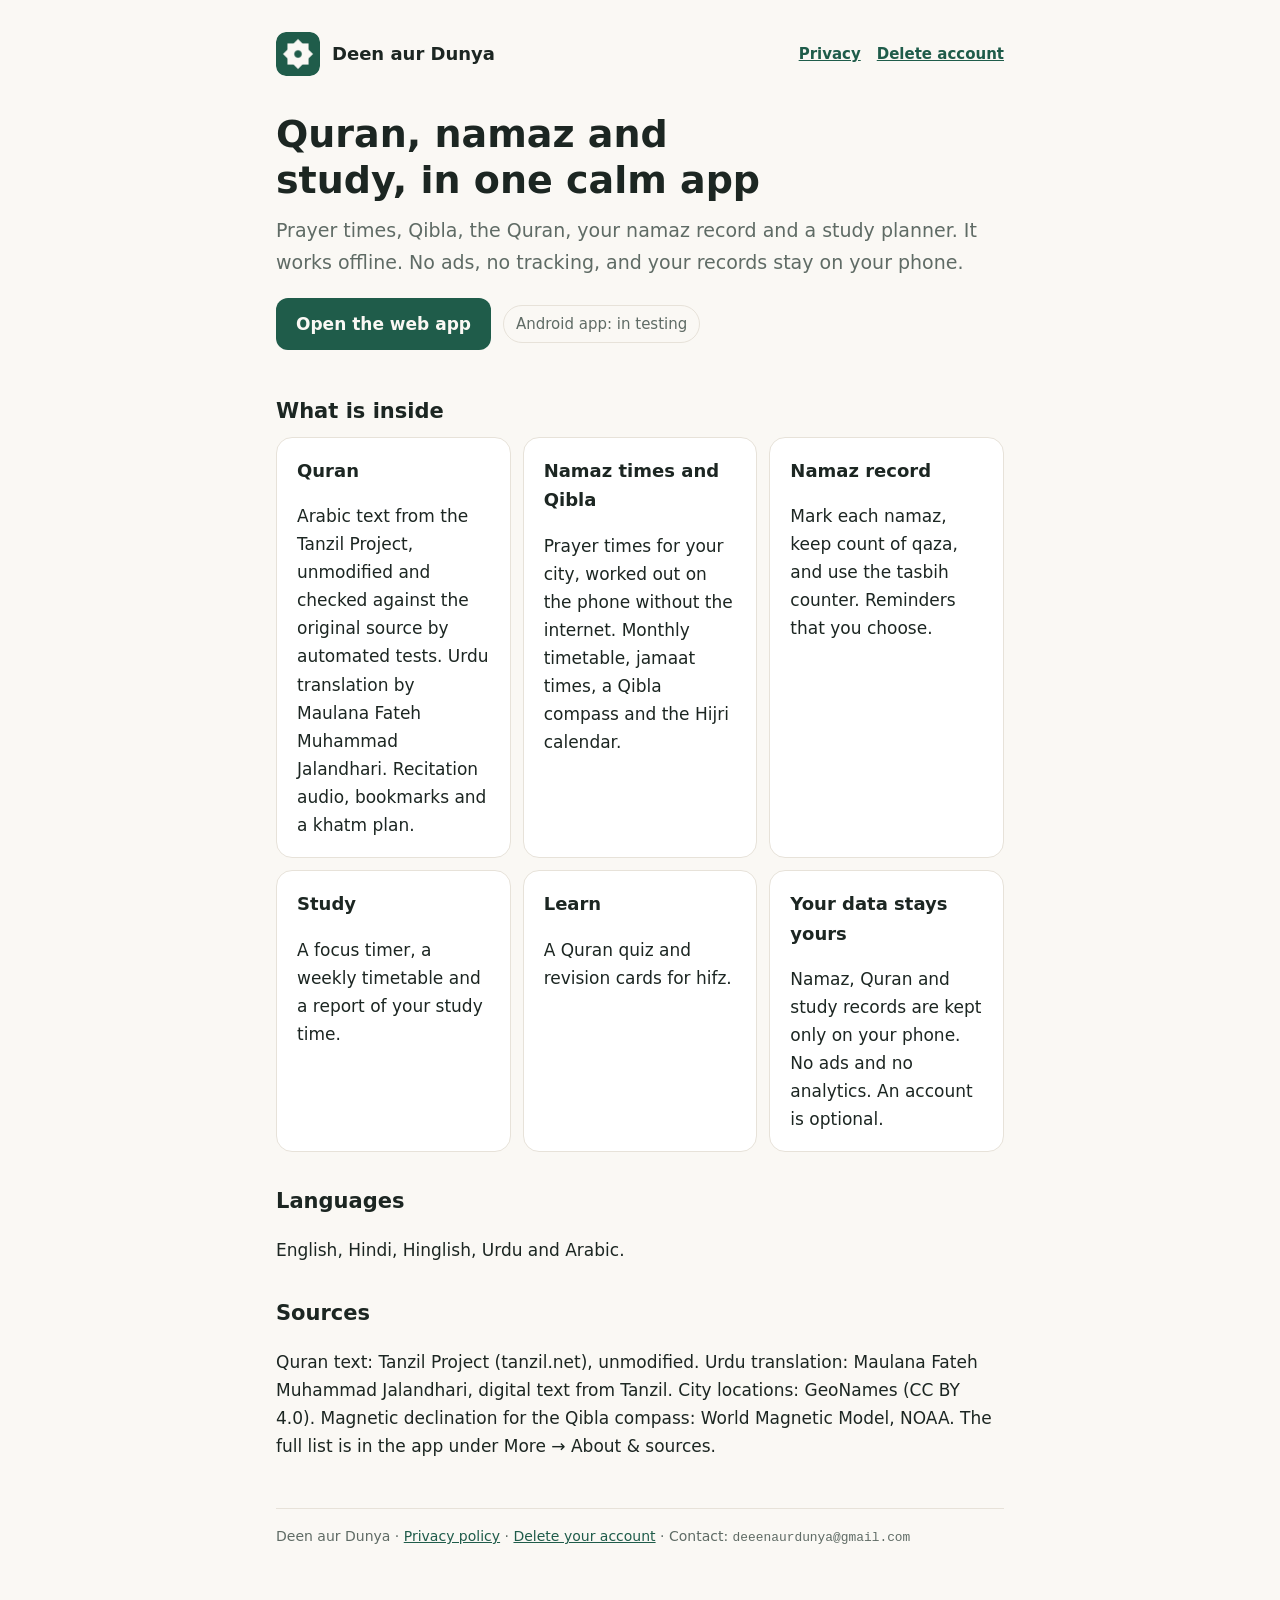
<file: about/index.html>
<!doctype html>
<html lang="en">
<head>
  <meta charset="utf-8">
  <meta http-equiv="Content-Security-Policy" content="default-src 'none'; style-src 'self'; img-src 'self'; base-uri 'none'; form-action 'none'">
  <meta name="viewport" content="width=device-width, initial-scale=1">
  <title>Deen aur Dunya — Quran, namaz and study, offline</title>
  <meta name="description" content="A calm Quran, namaz and study app. Prayer times, Qibla, namaz record and study planner work offline. No ads, no tracking: your records stay on your phone.">
  <link rel="canonical" href="https://alihaider-dev0.github.io/deen-aur-dunya-web/about/">
  <meta name="theme-color" content="#1F5C4A">
  <meta property="og:type" content="website">
  <meta property="og:site_name" content="Deen aur Dunya">
  <meta property="og:title" content="Deen aur Dunya — Quran, namaz and study, offline">
  <meta property="og:description" content="Prayer times, Qibla, Quran, namaz record and study planner in one calm app. No ads, no tracking.">
  <meta property="og:url" content="https://alihaider-dev0.github.io/deen-aur-dunya-web/about/">
  <meta property="og:image" content="https://alihaider-dev0.github.io/deen-aur-dunya-web/about/og.png">
  <meta property="og:image:width" content="1200">
  <meta property="og:image:height" content="630">
  <meta property="og:image:alt" content="Deen aur Dunya: an eight-point star on green, with the words Quran, namaz and study, offline">
  <meta name="twitter:card" content="summary_large_image">
  <link rel="stylesheet" href="site.css">
  <link rel="icon" href="icon-192.png">
  <script type="application/ld+json">
  {
    "@context": "https://schema.org",
    "@type": "SoftwareApplication",
    "name": "Deen aur Dunya",
    "url": "https://alihaider-dev0.github.io/deen-aur-dunya-web/about/",
    "image": "https://alihaider-dev0.github.io/deen-aur-dunya-web/about/og.png",
    "description": "A calm Quran, namaz and study app. Prayer times, Qibla, namaz record and study planner work offline. No ads, no tracking.",
    "applicationCategory": "LifestyleApplication",
    "operatingSystem": "Android, Web",
    "inLanguage": ["en", "hi", "ur", "ar"],
    "isAccessibleForFree": true,
    "offers": { "@type": "Offer", "price": "0", "priceCurrency": "INR" },
    "privacyPolicy": "https://alihaider-dev0.github.io/deen-aur-dunya-web/about/privacy.html"
  }
  </script>
</head>
<body>
<div class="wrap">
  <header class="site">
    <img src="icon-192.png" alt="" width="44" height="44">
    <a href="index.html">Deen aur Dunya</a>
    <nav class="site"><a href="privacy.html">Privacy</a><a href="delete-account.html">Delete account</a></nav>
  </header>

  <section class="hero">
    <h1>Quran, namaz and study, in one calm app</h1>
    <p class="lead">Prayer times, Qibla, the Quran, your namaz record and a study planner. It works offline. No ads, no tracking, and your records stay on your phone.</p>
    <p class="actions">
      <a class="button" href="../">Open the web app</a>
      <span class="badge">Android app: in testing</span>
    </p>
  </section>

  <h2>What is inside</h2>
  <div class="grid">
    <div class="card">
      <h3>Quran</h3>
      <p>Arabic text from the Tanzil Project, unmodified and checked against the original source by automated tests. Urdu translation by Maulana Fateh Muhammad Jalandhari. Recitation audio, bookmarks and a khatm plan.</p>
    </div>
    <div class="card">
      <h3>Namaz times and Qibla</h3>
      <p>Prayer times for your city, worked out on the phone without the internet. Monthly timetable, jamaat times, a Qibla compass and the Hijri calendar.</p>
    </div>
    <div class="card">
      <h3>Namaz record</h3>
      <p>Mark each namaz, keep count of qaza, and use the tasbih counter. Reminders that you choose.</p>
    </div>
    <div class="card">
      <h3>Study</h3>
      <p>A focus timer, a weekly timetable and a report of your study time.</p>
    </div>
    <div class="card">
      <h3>Learn</h3>
      <p>A Quran quiz and revision cards for hifz.</p>
    </div>
    <div class="card">
      <h3>Your data stays yours</h3>
      <p>Namaz, Quran and study records are kept only on your phone. No ads and no analytics. An account is optional.</p>
    </div>
  </div>

  <h2>Languages</h2>
  <p>English, Hindi, Hinglish, Urdu and Arabic.</p>

  <h2>Sources</h2>
  <p>Quran text: Tanzil Project (tanzil.net), unmodified. Urdu translation: Maulana Fateh Muhammad Jalandhari, digital text from Tanzil. City locations: GeoNames (CC BY 4.0). Magnetic declination for the Qibla compass: World Magnetic Model, NOAA. The full list is in the app under More → About &amp; sources.</p>

  <footer class="site">Deen aur Dunya · <a href="privacy.html">Privacy policy</a> · <a href="delete-account.html">Delete your account</a> · Contact: <span class="mono">deeenaurdunya@gmail.com</span></footer>
</div>
</body>
</html>
</file>
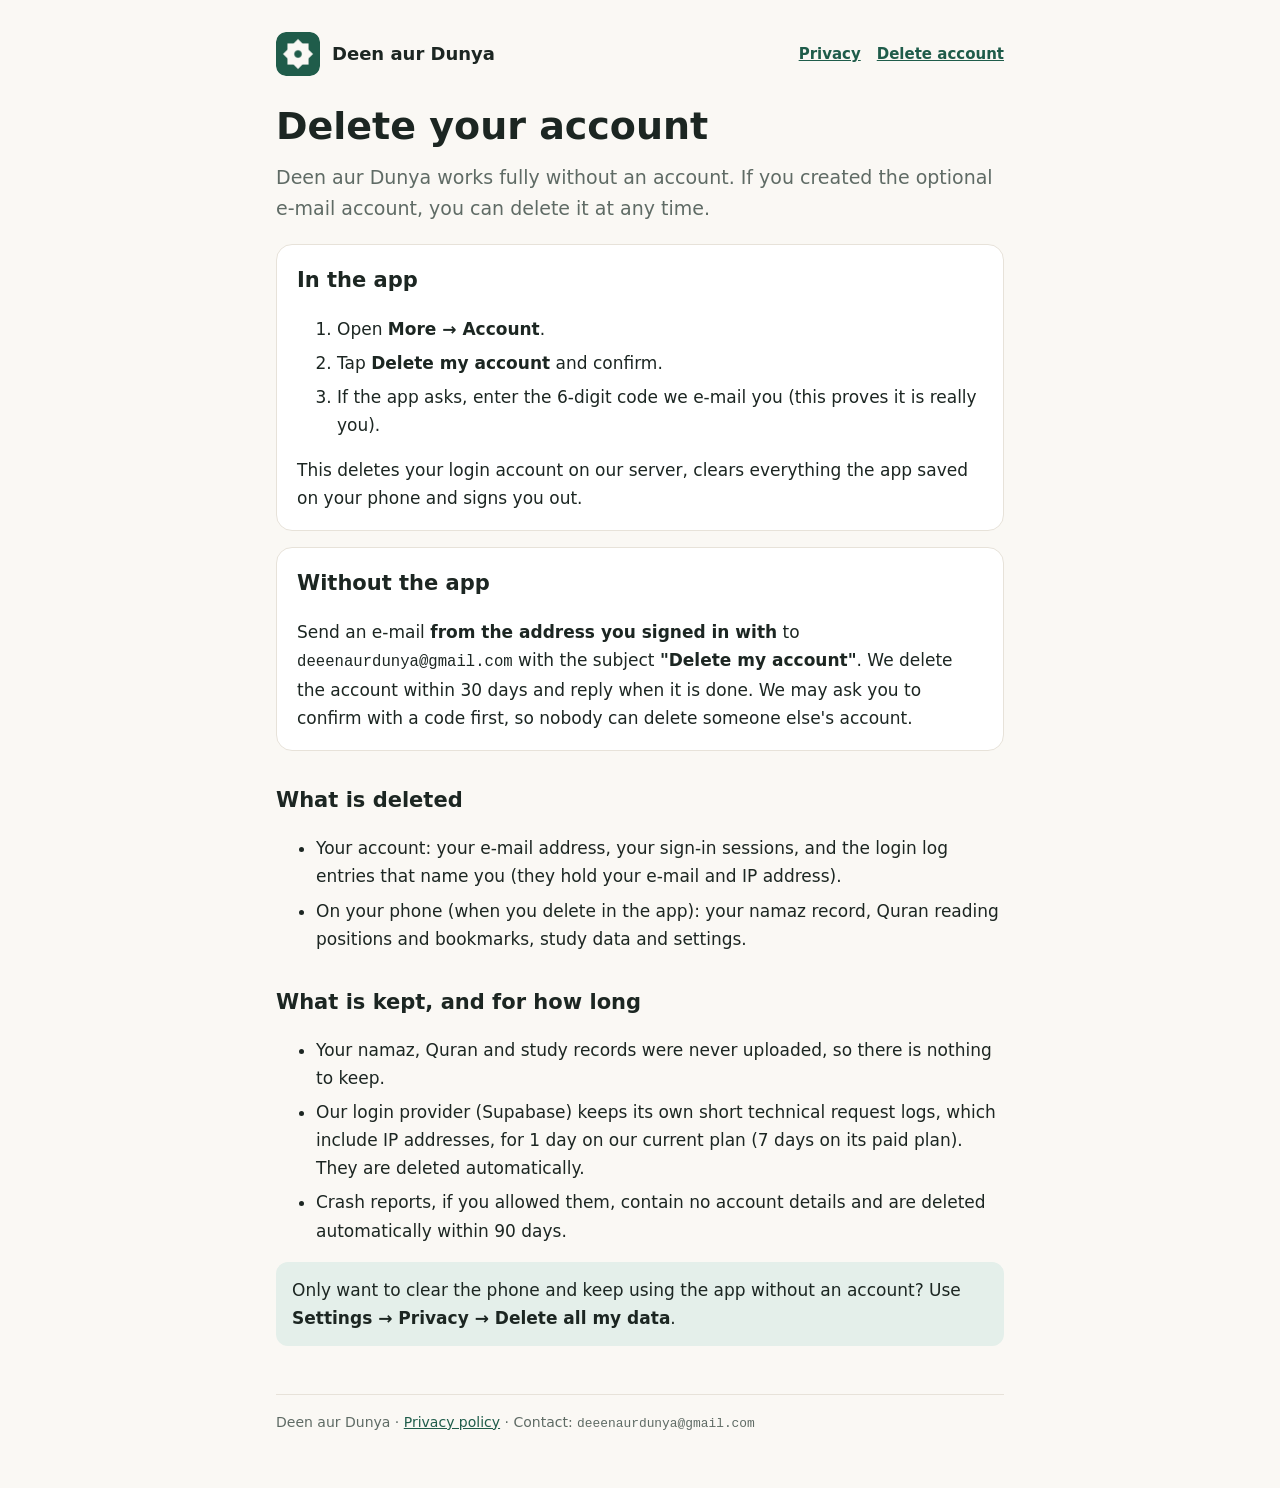
<file: about/delete-account.html>
<!doctype html>
<html lang="en">
<head>
  <meta charset="utf-8">
  <meta http-equiv="Content-Security-Policy" content="default-src 'none'; style-src 'self'; img-src 'self'; base-uri 'none'; form-action 'none'">
  <meta name="viewport" content="width=device-width, initial-scale=1">
  <title>Delete your account — Deen aur Dunya</title>
  <meta name="description" content="How to delete your Deen aur Dunya account and the data stored with it, from inside the app or without the app.">
  <link rel="canonical" href="https://alihaider-dev0.github.io/deen-aur-dunya-web/about/delete-account.html">
  <link rel="stylesheet" href="site.css">
  <link rel="icon" href="icon-192.png">
</head>
<body>
<div class="wrap">
  <header class="site">
    <img src="icon-192.png" alt="" width="44" height="44">
    <a href="index.html">Deen aur Dunya</a>
    <nav class="site"><a href="privacy.html">Privacy</a><a href="delete-account.html">Delete account</a></nav>
  </header>

  <h1>Delete your account</h1>
  <p class="lead">Deen aur Dunya works fully without an account. If you created the optional e-mail account, you can delete it at any time.</p>

  <div class="card">
    <h2>In the app</h2>
    <ol>
      <li>Open <strong>More → Account</strong>.</li>
      <li>Tap <strong>Delete my account</strong> and confirm.</li>
      <li>If the app asks, enter the 6-digit code we e-mail you (this proves it is really you).</li>
    </ol>
    <p>This deletes your login account on our server, clears everything the app saved on your phone and signs you out.</p>
  </div>

  <div class="card">
    <h2>Without the app</h2>
    <p>Send an e-mail <strong>from the address you signed in with</strong> to <span class="mono">deeenaurdunya@gmail.com</span> with the subject <strong>"Delete my account"</strong>. We delete the account within 30 days and reply when it is done. We may ask you to confirm with a code first, so nobody can delete someone else's account.</p>
  </div>

  <h2>What is deleted</h2>
  <ul>
    <li>Your account: your e-mail address, your sign-in sessions, and the login log entries that name you (they hold your e-mail and IP address).</li>
    <li>On your phone (when you delete in the app): your namaz record, Quran reading positions and bookmarks, study data and settings.</li>
  </ul>
  <h2>What is kept, and for how long</h2>
  <ul>
    <li>Your namaz, Quran and study records were never uploaded, so there is nothing to keep.</li>
    <li>Our login provider (Supabase) keeps its own short technical request logs, which include IP addresses, for 1 day on our current plan (7 days on its paid plan). They are deleted automatically.</li>
    <li>Crash reports, if you allowed them, contain no account details and are deleted automatically within 90 days.</li>
  </ul>

  <p class="note">Only want to clear the phone and keep using the app without an account? Use <strong>Settings → Privacy → Delete all my data</strong>.</p>

  <footer class="site">Deen aur Dunya · <a href="privacy.html">Privacy policy</a> · Contact: <span class="mono">deeenaurdunya@gmail.com</span></footer>
</div>
</body>
</html>
</file>
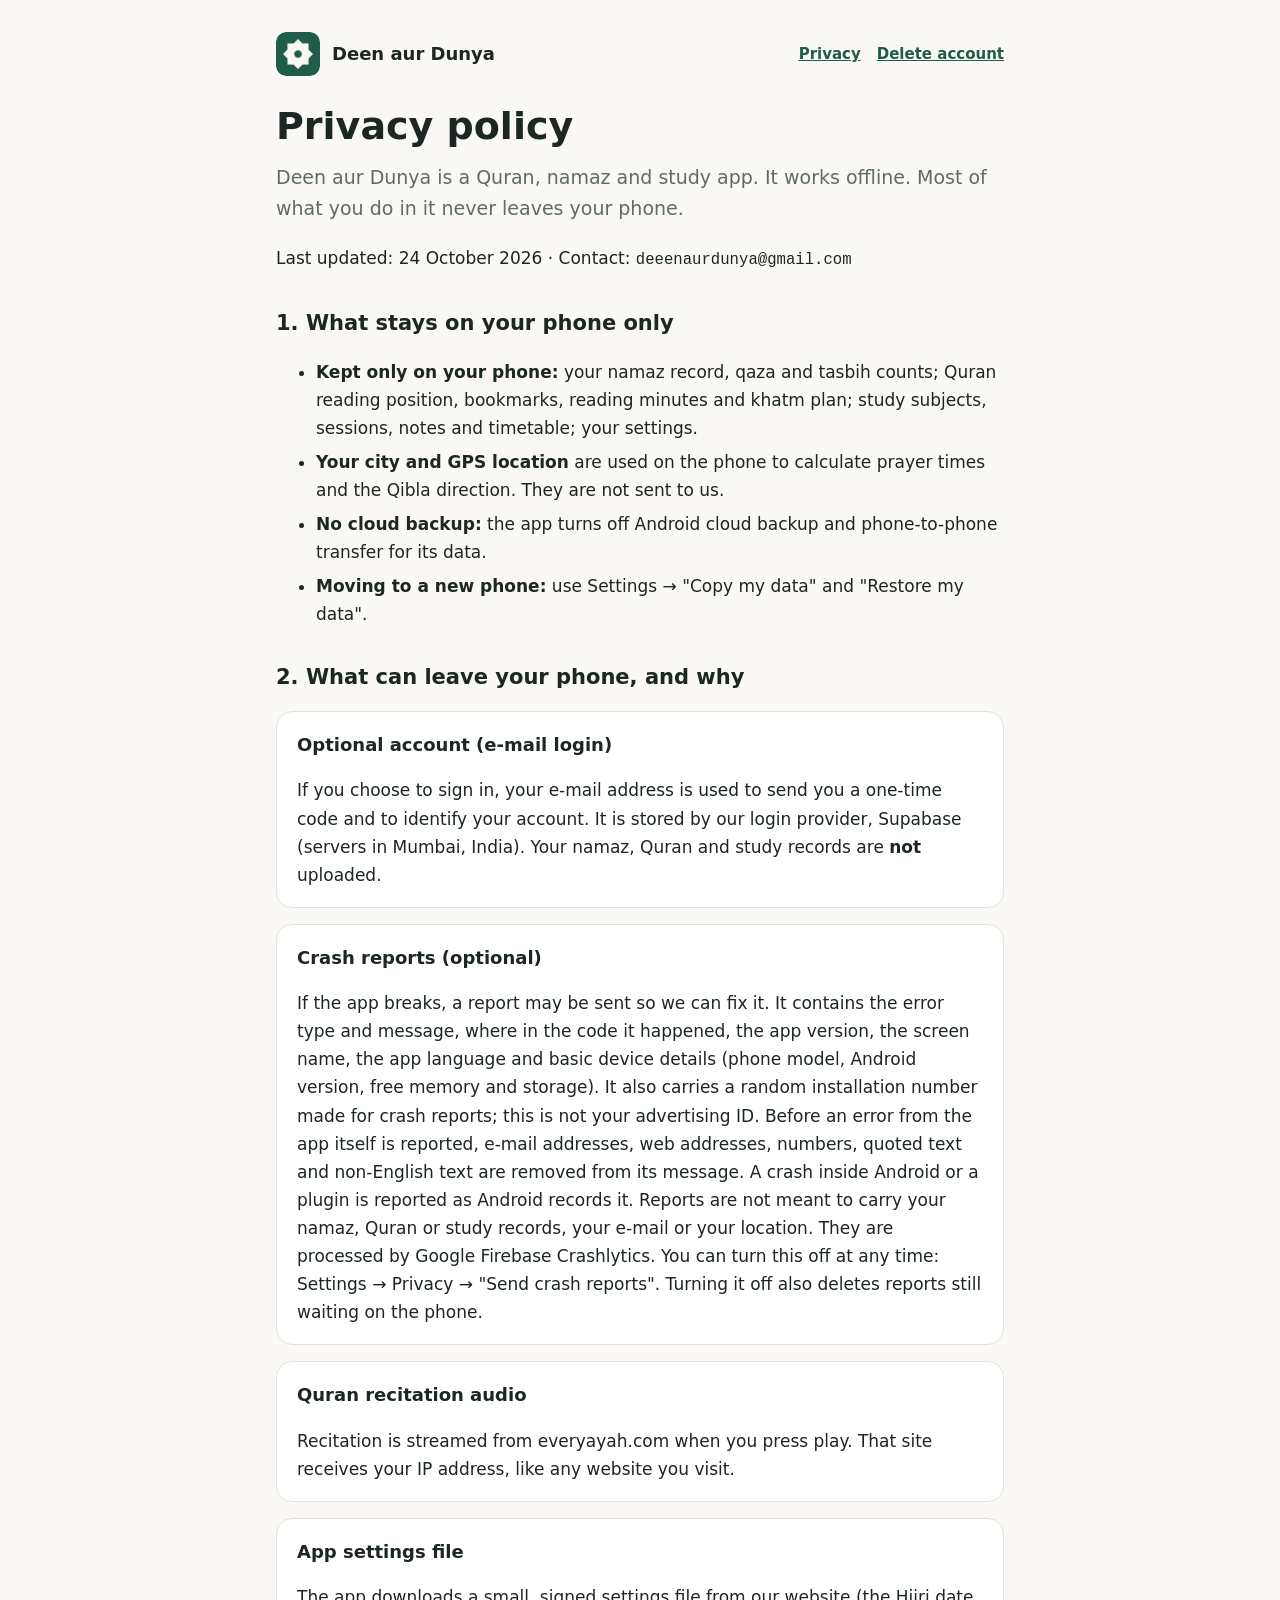
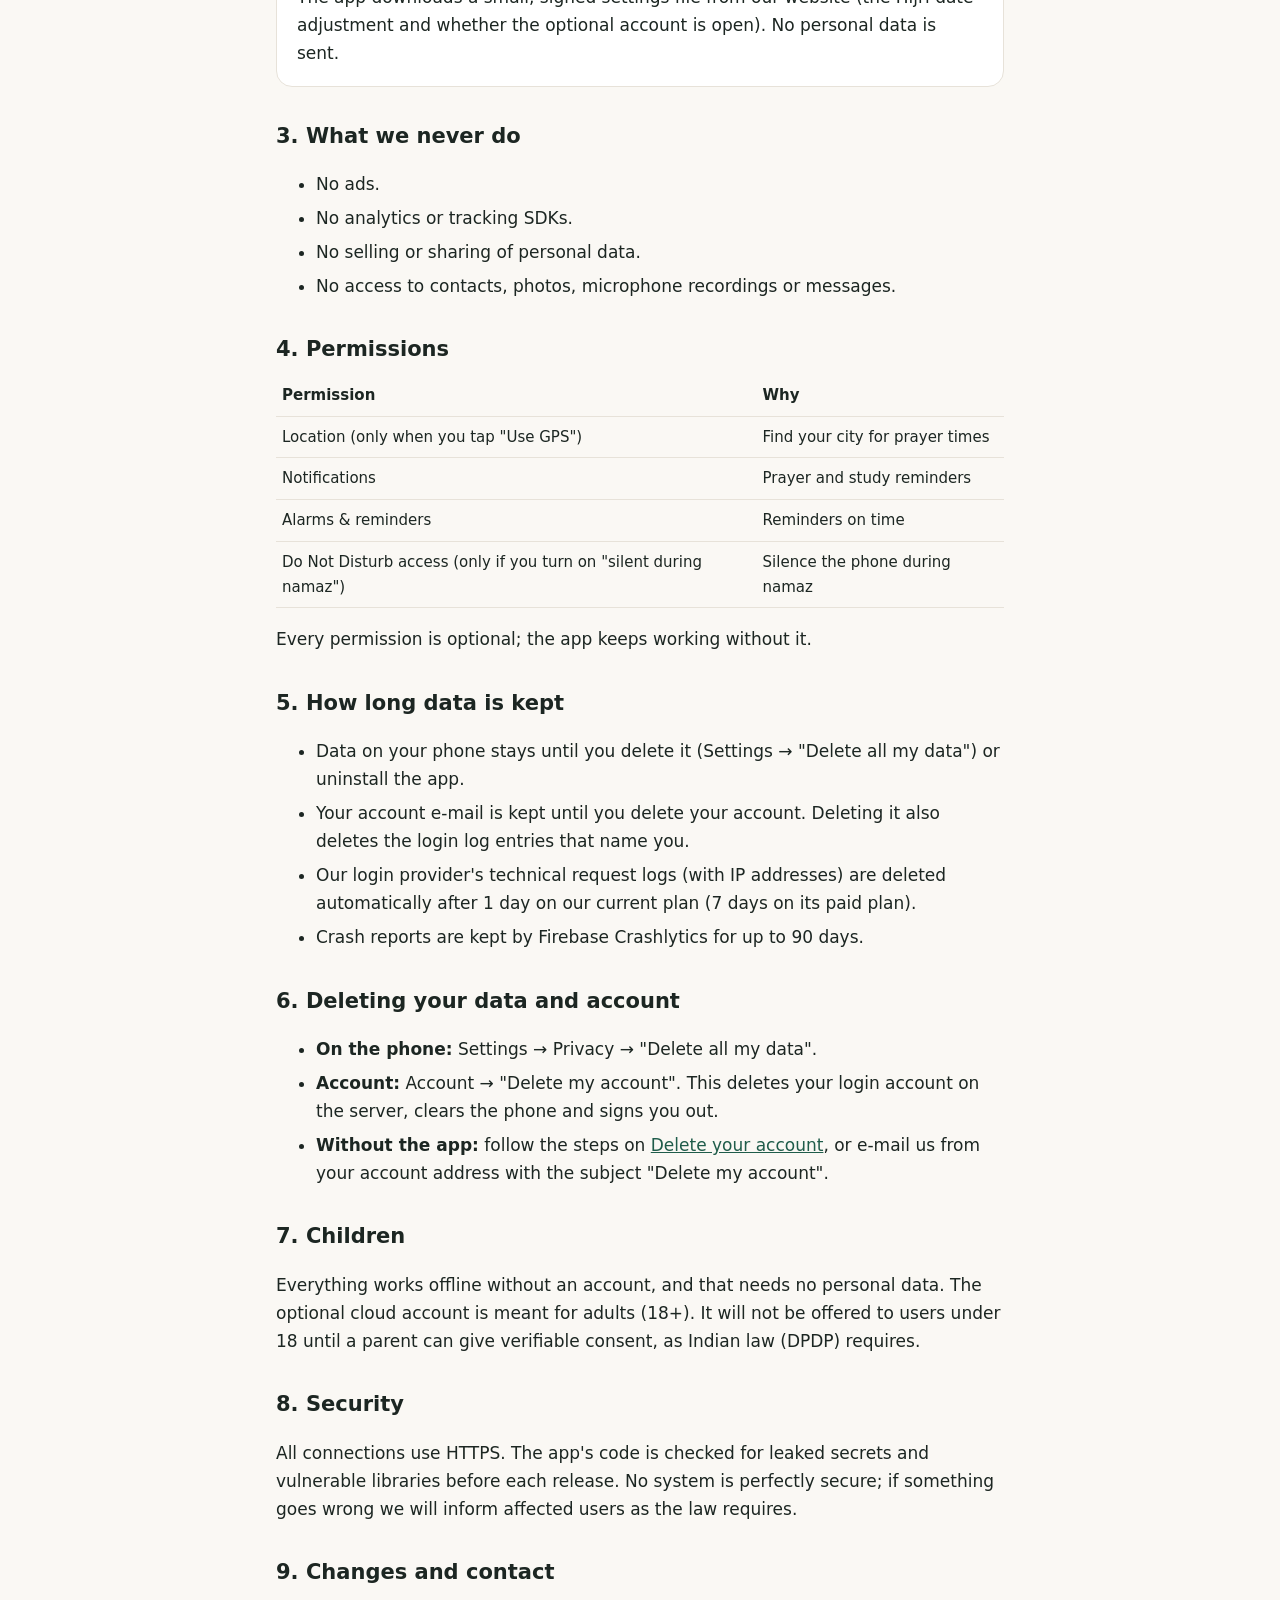
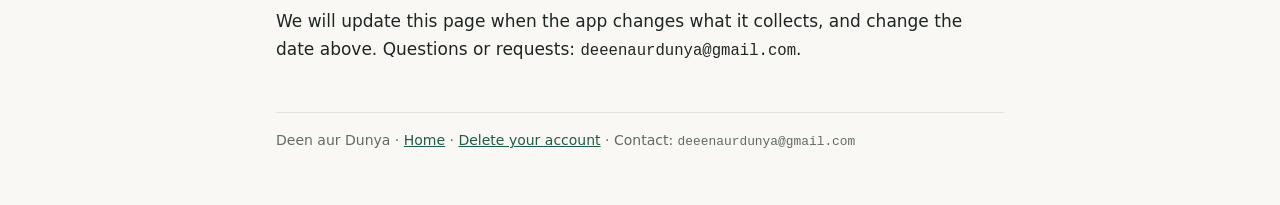
<file: about/privacy.html>
<!doctype html>
<html lang="en">
<head>
  <meta charset="utf-8">
  <meta http-equiv="Content-Security-Policy" content="default-src 'none'; style-src 'self'; img-src 'self'; base-uri 'none'; form-action 'none'">
  <meta name="viewport" content="width=device-width, initial-scale=1">
  <title>Privacy policy — Deen aur Dunya</title>
  <meta name="description" content="What Deen aur Dunya keeps on your phone, what can leave it and why, and how to delete your data and account.">
  <link rel="canonical" href="https://alihaider-dev0.github.io/deen-aur-dunya-web/about/privacy.html">
  <link rel="stylesheet" href="site.css">
  <link rel="icon" href="icon-192.png">
</head>
<body>
<div class="wrap">
  <header class="site">
    <img src="icon-192.png" alt="" width="44" height="44">
    <a href="index.html">Deen aur Dunya</a>
    <nav class="site"><a href="privacy.html">Privacy</a><a href="delete-account.html">Delete account</a></nav>
  </header>

  <h1>Privacy policy</h1>
  <p class="lead">Deen aur Dunya is a Quran, namaz and study app. It works offline. Most of what you do in it never leaves your phone.</p>
  <p>Last updated: 24 October 2026 · Contact: <span class="mono">deeenaurdunya@gmail.com</span></p>

  <h2>1. What stays on your phone only</h2>
  <ul>
    <li><strong>Kept only on your phone:</strong> your namaz record, qaza and tasbih counts; Quran reading position, bookmarks, reading minutes and khatm plan; study subjects, sessions, notes and timetable; your settings.</li>
    <li><strong>Your city and GPS location</strong> are used on the phone to calculate prayer times and the Qibla direction. They are not sent to us.</li>
    <li><strong>No cloud backup:</strong> the app turns off Android cloud backup and phone-to-phone transfer for its data.</li>
    <li><strong>Moving to a new phone:</strong> use Settings → "Copy my data" and "Restore my data".</li>
  </ul>

  <h2>2. What can leave your phone, and why</h2>
  <div class="card">
    <h3>Optional account (e-mail login)</h3>
    <p>If you choose to sign in, your e-mail address is used to send you a one-time code and to identify your account. It is stored by our login provider, Supabase (servers in Mumbai, India). Your namaz, Quran and study records are <strong>not</strong> uploaded.</p>
  </div>
  <div class="card">
    <h3>Crash reports (optional)</h3>
    <p>If the app breaks, a report may be sent so we can fix it. It contains the error type and message, where in the code it happened, the app version, the screen name, the app language and basic device details (phone model, Android version, free memory and storage). It also carries a random installation number made for crash reports; this is not your advertising ID. Before an error from the app itself is reported, e-mail addresses, web addresses, numbers, quoted text and non-English text are removed from its message. A crash inside Android or a plugin is reported as Android records it. Reports are not meant to carry your namaz, Quran or study records, your e-mail or your location. They are processed by Google Firebase Crashlytics. You can turn this off at any time: Settings → Privacy → "Send crash reports". Turning it off also deletes reports still waiting on the phone.</p>
  </div>
  <div class="card">
    <h3>Quran recitation audio</h3>
    <p>Recitation is streamed from everyayah.com when you press play. That site receives your IP address, like any website you visit.</p>
  </div>
  <div class="card">
    <h3>App settings file</h3>
    <p>The app downloads a small, signed settings file from our website (the Hijri date adjustment and whether the optional account is open). No personal data is sent.</p>
  </div>

  <h2>3. What we never do</h2>
  <ul>
    <li>No ads.</li>
    <li>No analytics or tracking SDKs.</li>
    <li>No selling or sharing of personal data.</li>
    <li>No access to contacts, photos, microphone recordings or messages.</li>
  </ul>

  <h2>4. Permissions</h2>
  <div class="table-wrap">
    <table>
      <thead><tr><th>Permission</th><th>Why</th></tr></thead>
      <tbody>
        <tr><td>Location (only when you tap "Use GPS")</td><td>Find your city for prayer times</td></tr>
        <tr><td>Notifications</td><td>Prayer and study reminders</td></tr>
        <tr><td>Alarms &amp; reminders</td><td>Reminders on time</td></tr>
        <tr><td>Do Not Disturb access (only if you turn on "silent during namaz")</td><td>Silence the phone during namaz</td></tr>
      </tbody>
    </table>
  </div>
  <p>Every permission is optional; the app keeps working without it.</p>

  <h2>5. How long data is kept</h2>
  <ul>
    <li>Data on your phone stays until you delete it (Settings → "Delete all my data") or uninstall the app.</li>
    <li>Your account e-mail is kept until you delete your account. Deleting it also deletes the login log entries that name you.</li>
    <li>Our login provider's technical request logs (with IP addresses) are deleted automatically after 1 day on our current plan (7 days on its paid plan).</li>
    <li>Crash reports are kept by Firebase Crashlytics for up to 90 days.</li>
  </ul>

  <h2>6. Deleting your data and account</h2>
  <ul>
    <li><strong>On the phone:</strong> Settings → Privacy → "Delete all my data".</li>
    <li><strong>Account:</strong> Account → "Delete my account". This deletes your login account on the server, clears the phone and signs you out.</li>
    <li><strong>Without the app:</strong> follow the steps on <a href="delete-account.html">Delete your account</a>, or e-mail us from your account address with the subject "Delete my account".</li>
  </ul>

  <h2>7. Children</h2>
  <p>Everything works offline without an account, and that needs no personal data. The optional cloud account is meant for adults (18+). It will not be offered to users under 18 until a parent can give verifiable consent, as Indian law (DPDP) requires.</p>

  <h2>8. Security</h2>
  <p>All connections use HTTPS. The app's code is checked for leaked secrets and vulnerable libraries before each release. No system is perfectly secure; if something goes wrong we will inform affected users as the law requires.</p>

  <h2>9. Changes and contact</h2>
  <p>We will update this page when the app changes what it collects, and change the date above. Questions or requests: <span class="mono">deeenaurdunya@gmail.com</span>.</p>

  <footer class="site">Deen aur Dunya · <a href="index.html">Home</a> · <a href="delete-account.html">Delete your account</a> · Contact: <span class="mono">deeenaurdunya@gmail.com</span></footer>
</div>
</body>
</html>
</file>
<file: about/site.css>
/* Deen aur Dunya — static site (landing, privacy policy, account deletion). Calm Premium colours (app/lib/core/theme.dart);
   no images of living beings, no web fonts, no scripts. */
:root {
  --bg: #FAF8F4; --surface: #FFFFFF; --sunken: #F3F0EA; --line: #E7E2D9;
  --ink: #1C2622; --muted: #5F6B65; --primary: #1F5C4A; --primary-soft: #E4EFEA; --gold: #7A5B2E;
  color-scheme: light;
}
@media (prefers-color-scheme: dark) {
  :root {
    --bg: #0E1412; --surface: #151C19; --sunken: #1C2521; --line: #26312C;
    --ink: #E6ECE8; --muted: #A2AEA8; --primary: #7CC4A4; --primary-soft: #1E3A30; --gold: #D2B47E;
    color-scheme: dark;
  }
}
* { box-sizing: border-box; }
html, body { margin: 0; }
body {
  background: var(--bg); color: var(--ink);
  font: 17px/1.65 system-ui, -apple-system, "Segoe UI", Roboto, "Noto Sans", sans-serif;
}
.wrap { max-width: 760px; margin: 0 auto; padding: 32px max(16px, env(safe-area-inset-left)) 56px; }
header.site { display: flex; flex-wrap: wrap; align-items: center; gap: 8px 12px; margin-bottom: 28px; }
header.site img { width: 44px; height: 44px; border-radius: 10px; }
header.site > a { color: var(--ink); text-decoration: none; font-weight: 700; font-size: 18px; white-space: nowrap; }
nav.site { margin-left: auto; display: flex; gap: 16px; flex-wrap: wrap; font-size: 15px; }
@media (max-width: 480px) { nav.site { margin-left: 0; width: 100%; } }
nav.site a { color: var(--primary); font-weight: 600; }
h1 { font-size: clamp(28px, 6vw, 38px); line-height: 1.2; margin: 0 0 12px; text-wrap: balance; }
h2 { font-size: 21px; margin: 32px 0 8px; }
p.lead { color: var(--muted); font-size: 19px; margin: 0 0 20px; }
.card { background: var(--surface); border: 1px solid var(--line); border-radius: 16px; padding: 18px 20px; margin: 16px 0; }
.note { background: var(--primary-soft); border-radius: 12px; padding: 14px 16px; }
ol li, ul li { margin: 6px 0; }
table { border-collapse: collapse; width: 100%; font-size: 15px; }
th, td { text-align: left; border-bottom: 1px solid var(--line); padding: 8px 6px; vertical-align: top; }
.table-wrap { overflow-x: auto; }
a { color: var(--primary); }
code, .mono { font-family: ui-monospace, SFMono-Regular, Consolas, monospace; font-size: 0.92em; }
footer.site { margin-top: 48px; padding-top: 16px; border-top: 1px solid var(--line); color: var(--muted); font-size: 14px; }
h3 { font-size: 18px; margin: 0 0 6px; }
.card > :first-child { margin-top: 0; }
.card > :last-child { margin-bottom: 0; }
.hero { padding: 8px 0 12px; }
.actions { display: flex; flex-wrap: wrap; align-items: center; gap: 12px; margin: 20px 0 0; }
.button {
  display: inline-block; background: var(--primary); color: var(--bg); text-decoration: none; font-weight: 700;
  padding: 12px 20px; border-radius: 12px; min-height: 48px;
}
.button:focus-visible, a:focus-visible { outline: 3px solid var(--gold); outline-offset: 2px; }
.badge { color: var(--muted); font-size: 15px; border: 1px solid var(--line); border-radius: 999px; padding: 6px 12px; }
.grid { display: grid; grid-template-columns: repeat(auto-fit, minmax(220px, 1fr)); gap: 12px; }
.grid .card { margin: 0; }
.ur { font-family: "Noto Nastaliq Urdu", "Jameel Noori Nastaleeq", "Noto Naskh Arabic", serif; line-height: 2.1; }
</file>
